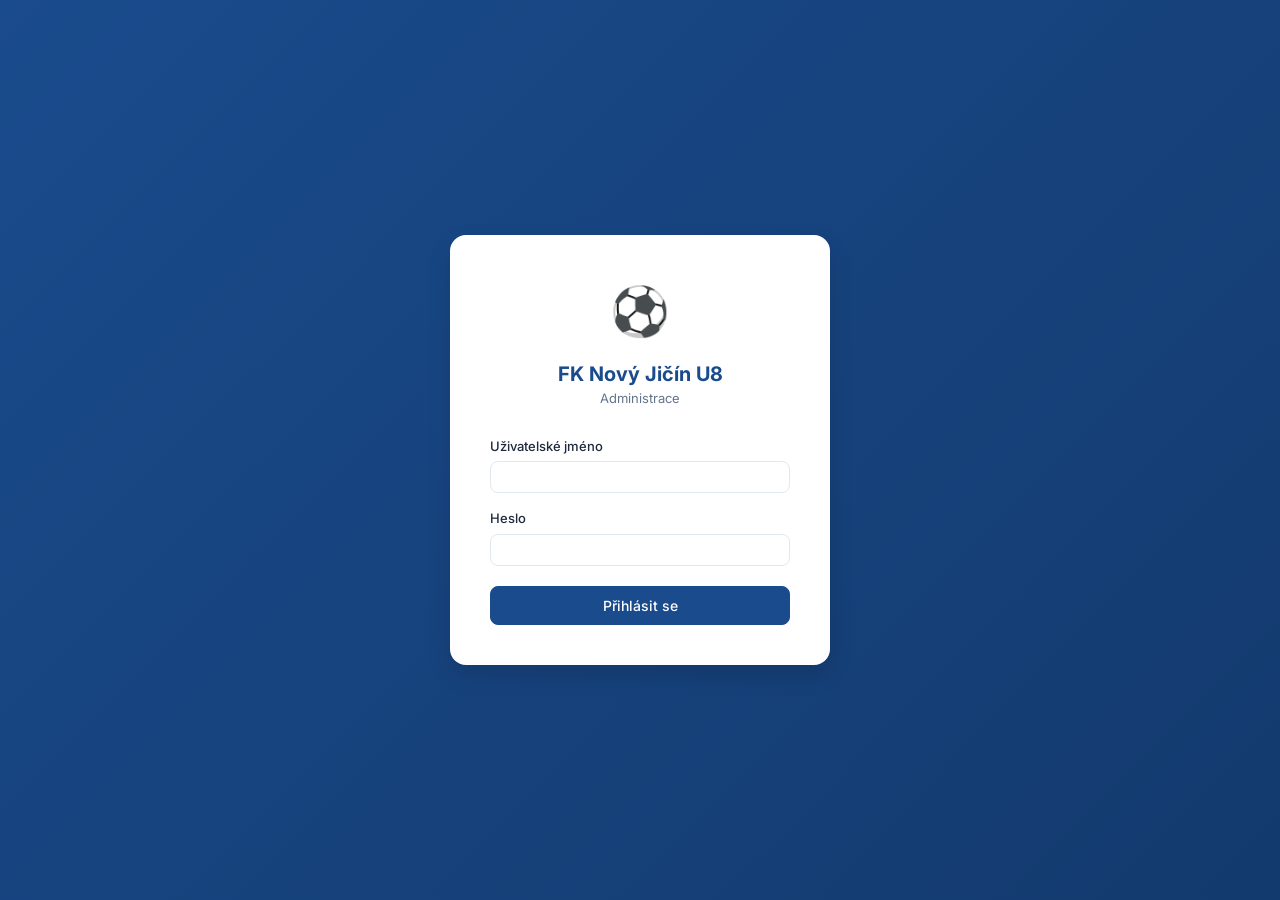
<file: admin.html>
<!DOCTYPE html>
<html lang="cs">
<head>
  <meta charset="UTF-8">
  <meta name="viewport" content="width=device-width, initial-scale=1.0">
  <title>Administrace — FK Nový Jičín U8</title>
  <link rel="preconnect" href="https://fonts.googleapis.com">
  <link rel="preconnect" href="https://fonts.gstatic.com" crossorigin>
  <link href="https://fonts.googleapis.com/css2?family=Inter:wght@400;500;600;700&display=swap" rel="stylesheet">
  <link rel="stylesheet" href="css/admin.css">
  <link rel="icon" href="data:image/svg+xml,<svg xmlns='http://www.w3.org/2000/svg' viewBox='0 0 100 100'><text y='.9em' font-size='90'>⚙️</text></svg>">
</head>
<body>

<!-- ─── LOGIN SCREEN ──────────────────────────────────────────────────── -->
<div id="login-screen" class="login-screen" style="display:none">
  <div class="login-box">
    <div class="login-logo">⚽</div>
    <h1 class="login-title">FK Nový Jičín U8</h1>
    <p class="login-subtitle">Administrace</p>
    <form id="login-form" class="login-form" novalidate>
      <div class="login-field">
        <label for="l-username">Uživatelské jméno</label>
        <input type="text" id="l-username" class="input" autocomplete="username" required>
      </div>
      <div class="login-field">
        <label for="l-password">Heslo</label>
        <input type="password" id="l-password" class="input" autocomplete="current-password" required>
      </div>
      <div id="login-error" class="login-error" style="display:none">Nesprávné přihlašovací údaje.</div>
      <button type="submit" class="btn btn--primary btn--block">Přihlásit se</button>
    </form>
  </div>
</div>

<!-- ─── ADMIN APP ─────────────────────────────────────────────────────── -->
<div id="admin-app" class="admin-app" style="display:none">

  <!-- Sidebar -->
  <aside class="sidebar" id="sidebar">
    <div class="sidebar__brand">
      <span class="sidebar__logo">⚽</span>
      <div>
        <div class="sidebar__title">FK Nový Jičín</div>
        <div class="sidebar__sub">U8 Admin</div>
      </div>
    </div>
    <nav class="sidebar__nav">
      <a href="#trainings" class="sidebar__link" data-section="trainings">
        <span>📅</span> Tréninky
      </a>
      <a href="#exercises" class="sidebar__link" data-section="exercises">
        <span>🏃</span> Cvičení
      </a>
      <a href="#categories" class="sidebar__link" data-section="categories">
        <span>🏷️</span> Kategorie
      </a>
      <a href="#users" class="sidebar__link" data-section="users">
        <span>👤</span> Uživatelé
      </a>
      <a href="#players-admin" class="sidebar__link" data-section="players-admin">
        <span>👥</span> Soupiska
      </a>
      <a href="#testings-admin" class="sidebar__link" data-section="testings-admin">
        <span>📊</span> Testování
      </a>
      <a href="#concept" class="sidebar__link" data-section="concept">
        <span>📋</span> Koncepce
      </a>
      <a href="#appsettings" class="sidebar__link" data-section="appsettings">
        <span>⚙️</span> Nastavení
      </a>
    </nav>
    <div class="sidebar__footer">
      <a href="index.html" class="sidebar__link sidebar__link--back">← Zpět na web</a>
      <button id="btn-logout" class="sidebar__link sidebar__link--logout">Odhlásit se</button>
    </div>
  </aside>

  <!-- Main area -->
  <div class="admin-main">
    <header class="admin-header">
      <button class="sidebar-toggle" id="sidebar-toggle" aria-label="Menu">☰</button>
      <h1 class="admin-header__title" id="admin-page-title">Cvičení</h1>
      <div id="admin-header-actions"></div>
    </header>

    <div class="admin-content" id="admin-content">
      <!-- rendered by JS -->
    </div>
  </div>
</div>

<!-- ─── MODAL ─────────────────────────────────────────────────────────── -->
<div id="modal-overlay" class="modal-overlay" style="display:none" role="dialog" aria-modal="true" aria-labelledby="modal-title">
  <div class="modal" id="modal">
    <div class="modal__header">
      <h2 class="modal__title" id="modal-title"></h2>
      <button class="modal__close" id="modal-close" aria-label="Zavřít">✕</button>
    </div>
    <div class="modal__body" id="modal-body"></div>
  </div>
</div>

<!-- ─── TOAST ─────────────────────────────────────────────────────────── -->
<div id="toast" role="status" aria-live="polite" class="toast"></div>

<script src="js/data.js"></script>
<script src="js/admin.js"></script>
</body>
</html>
</file>
<file: css/admin.css>
/* ─── Admin CSS — FK Nový Jičín U8 ────────────────────────────────────────── */

*, *::before, *::after { box-sizing: border-box; margin: 0; padding: 0; }

:root {
  --primary:      #1a4b8c;
  --primary-dark: #133a6e;
  --primary-light:#e8f0fb;
  --accent:       #e8b800;
  --danger:       #dc2626;
  --danger-light: #fee2e2;
  --success:      #16a34a;
  --text:         #1e293b;
  --text-muted:   #64748b;
  --border:       #e2e8f0;
  --bg:           #f8fafc;
  --bg-white:     #ffffff;
  --sidebar-w:    240px;
  --header-h:     56px;
  --radius:       8px;
  --shadow:       0 1px 3px rgba(0,0,0,.08), 0 1px 2px rgba(0,0,0,.06);
  --shadow-lg:    0 10px 25px rgba(0,0,0,.12);
}

body { font-family: 'Inter', system-ui, sans-serif; font-size: 14px; color: var(--text); background: var(--bg); line-height: 1.5; }

a { color: var(--primary); text-decoration: none; }
a:hover { text-decoration: underline; }

/* ─── Buttons ─────────────────────────────────────────────────────────────── */

.btn {
  display: inline-flex; align-items: center; gap: 6px;
  padding: 7px 14px; border-radius: var(--radius);
  font-size: 13px; font-weight: 500; font-family: inherit;
  cursor: pointer; border: 1.5px solid transparent;
  transition: background .15s, border-color .15s, opacity .15s;
  white-space: nowrap;
}
.btn:disabled { opacity: .5; cursor: not-allowed; }
.btn--primary  { background: var(--primary); color: #fff; border-color: var(--primary); }
.btn--primary:hover { background: var(--primary-dark); border-color: var(--primary-dark); }
.btn--outline  { background: transparent; color: var(--primary); border-color: var(--primary); }
.btn--outline:hover { background: var(--primary-light); }
.btn--danger   { background: var(--danger); color: #fff; border-color: var(--danger); }
.btn--danger:hover { background: #b91c1c; }
.btn--sm       { padding: 4px 10px; font-size: 12px; }
.btn--block    { width: 100%; justify-content: center; }
.btn--icon-only { padding: 4px 8px; }

/* ─── Inputs ──────────────────────────────────────────────────────────────── */

.input {
  display: block; width: 100%;
  padding: 7px 10px; border: 1.5px solid var(--border); border-radius: var(--radius);
  font-size: 13px; font-family: inherit; color: var(--text); background: var(--bg-white);
  transition: border-color .15s, box-shadow .15s;
}
.input:focus { outline: none; border-color: var(--primary); box-shadow: 0 0 0 3px rgba(26,75,140,.12); }
.input--sm { padding: 4px 8px; font-size: 12px; }
select.input { cursor: pointer; }
.textarea { resize: vertical; min-height: 80px; }

/* ─── Badges ──────────────────────────────────────────────────────────────── */

.badge {
  display: inline-block; padding: 2px 8px; border-radius: 20px;
  font-size: 11px; font-weight: 600; letter-spacing: .03em;
  background: var(--primary-light); color: var(--primary);
}
.role-badge {
  display: inline-block; padding: 2px 8px; border-radius: 20px;
  font-size: 11px; background: #f1f5f9; color: var(--text-muted);
}

/* ─── LOGIN SCREEN ────────────────────────────────────────────────────────── */

.login-screen {
  min-height: 100vh; display: flex; align-items: center; justify-content: center;
  background: linear-gradient(135deg, var(--primary) 0%, var(--primary-dark) 100%);
  padding: 20px;
}
.login-box {
  background: var(--bg-white); border-radius: 16px; padding: 40px;
  width: 100%; max-width: 380px; box-shadow: var(--shadow-lg);
  text-align: center;
}
.login-logo { font-size: 48px; margin-bottom: 12px; }
.login-title { font-size: 20px; font-weight: 700; color: var(--primary); }
.login-subtitle { color: var(--text-muted); margin-bottom: 28px; font-size: 13px; }
.login-form { text-align: left; }
.login-field { margin-bottom: 16px; }
.login-field label { display: block; font-size: 13px; font-weight: 500; margin-bottom: 5px; }
.login-error {
  background: var(--danger-light); color: var(--danger); border-radius: var(--radius);
  padding: 8px 12px; margin-bottom: 12px; font-size: 13px;
}
.login-form .btn--primary { margin-top: 4px; padding: 10px; font-size: 14px; }

/* ─── ADMIN LAYOUT ────────────────────────────────────────────────────────── */

.admin-app { display: flex; min-height: 100vh; }

/* Sidebar */
.sidebar {
  width: var(--sidebar-w); background: var(--primary); color: #fff;
  display: flex; flex-direction: column;
  position: fixed; top: 0; left: 0; height: 100vh;
  z-index: 100; transition: transform .25s;
}
.sidebar__brand {
  display: flex; align-items: center; gap: 10px;
  padding: 16px; border-bottom: 1px solid rgba(255,255,255,.12);
}
.sidebar__logo { font-size: 28px; }
.sidebar__title { font-weight: 700; font-size: 15px; }
.sidebar__sub { font-size: 11px; opacity: .7; }
.sidebar__nav { flex: 1; padding: 12px 0; overflow-y: auto; }
.sidebar__link {
  display: flex; align-items: center; gap: 10px;
  padding: 10px 16px; color: rgba(255,255,255,.8); font-size: 14px;
  cursor: pointer; border: none; background: none; width: 100%;
  text-align: left; border-radius: 0; transition: background .15s, color .15s;
  font-family: inherit;
}
.sidebar__link:hover, .sidebar__link--active { background: rgba(255,255,255,.12); color: #fff; text-decoration: none; }
.sidebar__link--active { font-weight: 600; }
.sidebar__link--back { border-top: 1px solid rgba(255,255,255,.12); color: rgba(255,255,255,.6); font-size: 13px; }
.sidebar__link--logout { color: rgba(255,255,255,.5); font-size: 13px; }
.sidebar__footer { padding: 8px 0; border-top: 1px solid rgba(255,255,255,.12); }

/* Main */
.admin-main {
  flex: 1; margin-left: var(--sidebar-w);
  display: flex; flex-direction: column; min-height: 100vh;
}
.admin-header {
  height: var(--header-h); background: var(--bg-white); border-bottom: 1px solid var(--border);
  display: flex; align-items: center; gap: 12px; padding: 0 20px;
  position: sticky; top: 0; z-index: 50; box-shadow: var(--shadow);
}
.sidebar-toggle { display: none; background: none; border: none; font-size: 20px; cursor: pointer; padding: 4px 8px; }
.admin-header__title { font-size: 18px; font-weight: 700; flex: 1; }
.admin-content { padding: 20px; flex: 1; }

/* ─── TOOLBAR ─────────────────────────────────────────────────────────────── */

.toolbar {
  display: flex; gap: 10px; margin-bottom: 16px; flex-wrap: wrap;
}
.toolbar .input { max-width: 240px; }

/* ─── DATA TABLE ──────────────────────────────────────────────────────────── */

.table-wrap { overflow-x: auto; border-radius: var(--radius); box-shadow: var(--shadow); }
.data-table {
  width: 100%; border-collapse: collapse; background: var(--bg-white);
  font-size: 13px;
}
.data-table thead th {
  background: #f1f5f9; padding: 10px 12px; text-align: left;
  font-size: 11px; font-weight: 600; text-transform: uppercase;
  letter-spacing: .05em; color: var(--text-muted); border-bottom: 1px solid var(--border);
}
.data-table tbody tr { border-bottom: 1px solid var(--border); transition: background .1s; }
.data-table tbody tr:last-child { border-bottom: none; }
.data-table tbody tr:hover { background: #f8fafc; }
.data-table td { padding: 10px 12px; vertical-align: middle; }
.td-actions { display: flex; gap: 6px; }
.td-name { font-weight: 500; }
.td-note { color: var(--text-muted); max-width: 200px; white-space: nowrap; overflow: hidden; text-overflow: ellipsis; }

.thumb { width: 44px; height: 44px; object-fit: cover; border-radius: 6px; display: block; }
.thumb-placeholder { display: flex; align-items: center; justify-content: center; width: 44px; height: 44px; background: #f1f5f9; border-radius: 6px; font-size: 20px; }

/* ─── CATEGORY GRID ───────────────────────────────────────────────────────── */

.cat-grid { display: grid; grid-template-columns: repeat(auto-fill, minmax(240px, 1fr)); gap: 12px; }
.cat-card {
  background: var(--bg-white); border-radius: var(--radius); box-shadow: var(--shadow);
  overflow: hidden; display: flex; align-items: center; gap: 12px; padding: 12px;
}
.cat-card__color { width: 6px; height: 48px; border-radius: 3px; flex-shrink: 0; }
.cat-card__info { flex: 1; display: flex; flex-direction: column; gap: 4px; }
.cat-slug { font-size: 11px; color: var(--text-muted); background: #f1f5f9; padding: 1px 6px; border-radius: 4px; }
.cat-card__actions { display: flex; gap: 6px; flex-shrink: 0; }

/* ─── EXPORT SECTION ──────────────────────────────────────────────────────── */

.export-section { display: grid; grid-template-columns: repeat(auto-fill, minmax(300px, 1fr)); gap: 16px; }
.export-card {
  background: var(--bg-white); border-radius: var(--radius); box-shadow: var(--shadow);
  padding: 20px; display: flex; flex-direction: column; gap: 12px;
}
.export-card h2 { font-size: 15px; font-weight: 600; }
.export-card p { color: var(--text-muted); font-size: 13px; line-height: 1.6; }
.export-card code { background: #f1f5f9; padding: 1px 5px; border-radius: 4px; font-size: 12px; }
.export-card--warn { border-top: 3px solid var(--accent); }
.export-card--danger { border-top: 3px solid var(--danger); }
.import-grid { display: grid; grid-template-columns: 1fr 1fr; gap: 8px; }
.import-grid label { display: flex; flex-direction: column; gap: 4px; font-size: 12px; font-weight: 500; color: var(--text-muted); }
.status-msg { padding: 8px 12px; border-radius: var(--radius); font-size: 13px; }
.status-msg--success { background: #dcfce7; color: var(--success); }
.status-msg--error   { background: var(--danger-light); color: var(--danger); }

/* ─── MODAL ───────────────────────────────────────────────────────────────── */

.modal-overlay {
  position: fixed; inset: 0; background: rgba(0,0,0,.45);
  z-index: 200; display: flex; align-items: flex-start; justify-content: center;
  padding: 40px 16px; overflow-y: auto;
}
.modal {
  background: var(--bg-white); border-radius: 12px; box-shadow: var(--shadow-lg);
  width: 100%; max-width: 680px; margin: auto;
}
.modal__header {
  display: flex; align-items: center; justify-content: space-between;
  padding: 16px 20px; border-bottom: 1px solid var(--border);
}
.modal__title { font-size: 16px; font-weight: 700; }
.modal__close { background: none; border: none; font-size: 18px; cursor: pointer; color: var(--text-muted); padding: 4px 8px; border-radius: 6px; }
.modal__close:hover { background: #f1f5f9; }
.modal__body { padding: 20px; }

/* ─── FORM HELPERS ────────────────────────────────────────────────────────── */

.modal-form { display: flex; flex-direction: column; gap: 14px; }
.form-row { display: flex; gap: 12px; flex-wrap: wrap; }
.form-field { display: flex; flex-direction: column; gap: 4px; }
.form-field--grow { flex: 1; min-width: 140px; }
.form-label { font-size: 12px; font-weight: 600; color: var(--text-muted); text-transform: uppercase; letter-spacing: .04em; }
.req { color: var(--danger); }
.hint { font-size: 11px; color: var(--text-muted); margin-top: 2px; }
.modal-actions { display: flex; justify-content: flex-end; gap: 8px; padding-top: 8px; border-top: 1px solid var(--border); margin-top: 6px; }

.form-details { border: 1px solid var(--border); border-radius: var(--radius); overflow: hidden; }
.form-details summary { padding: 10px 14px; cursor: pointer; font-weight: 600; font-size: 13px; background: #f8fafc; user-select: none; }
.form-details summary:hover { background: #f1f5f9; }
.form-details > .form-row, .form-details > .form-field { padding: 14px; }
.form-details[open] summary { border-bottom: 1px solid var(--border); }
.form-details > *:not(summary) { padding: 14px; }

/* Image */
.image-tabs { display: flex; gap: 0; margin-bottom: 6px; border: 1.5px solid var(--border); border-radius: var(--radius); overflow: hidden; width: fit-content; }
.img-tab { padding: 5px 14px; font-size: 12px; font-weight: 500; background: var(--bg-white); border: none; cursor: pointer; color: var(--text-muted); font-family: inherit; }
.img-tab:hover { background: #f1f5f9; }
.img-tab--active { background: var(--primary); color: #fff; }
.img-tab-panel { display: flex; flex-direction: column; gap: 6px; }
.img-preview-wrap { position: relative; width: fit-content; margin-top: 8px; }
.img-preview-wrap img { max-width: 100%; max-height: 200px; border-radius: var(--radius); border: 1px solid var(--border); display: block; }
.btn--icon-only.btn--danger { position: absolute; top: 4px; right: 4px; padding: 2px 6px; font-size: 11px; }

/* Video */
.video-preview-wrap { margin-top: 8px; }
.video-wrapper { position: relative; padding-bottom: 56.25%; height: 0; overflow: hidden; border-radius: var(--radius); background: #000; }
.video-wrapper iframe { position: absolute; top: 0; left: 0; width: 100%; height: 100%; }

/* Color picker */
.color-picker-row { display: flex; align-items: center; gap: 10px; }
.color-input { width: 48px; height: 36px; padding: 2px; border: 1.5px solid var(--border); border-radius: var(--radius); cursor: pointer; background: none; }
.color-preview { width: 36px; height: 36px; border-radius: var(--radius); border: 1px solid var(--border); }

/* ─── TOAST ───────────────────────────────────────────────────────────────── */

.toast {
  position: fixed; bottom: 20px; left: 50%; transform: translateX(-50%) translateY(100px);
  background: #1e293b; color: #fff; padding: 10px 20px; border-radius: 8px;
  font-size: 13px; font-weight: 500; z-index: 999; box-shadow: var(--shadow-lg);
  transition: transform .3s ease, opacity .3s ease; opacity: 0; pointer-events: none;
  white-space: nowrap;
}
.toast--visible { transform: translateX(-50%) translateY(0); opacity: 1; }
.toast--error   { background: var(--danger); }
.toast--info    { background: var(--primary); }

/* ─── EMPTY STATE ─────────────────────────────────────────────────────────── */

.empty-state {
  text-align: center; padding: 48px 20px; color: var(--text-muted);
  background: var(--bg-white); border-radius: var(--radius); box-shadow: var(--shadow);
}
.empty-state p { font-size: 15px; }

/* ─── RESPONSIVE ──────────────────────────────────────────────────────────── */

@media (max-width: 768px) {
  .sidebar { transform: translateX(-100%); }
  .sidebar--open { transform: translateX(0); box-shadow: var(--shadow-lg); }
  .sidebar-toggle { display: flex; }
  .admin-main { margin-left: 0; }
  .td-actions { flex-direction: column; }
  .export-section { grid-template-columns: 1fr; }
  .import-grid { grid-template-columns: 1fr; }
  .modal-overlay { padding: 0; align-items: flex-end; }
  .modal { border-radius: 12px 12px 0 0; max-width: 100%; }
}

/* ─── Concept editor ──────────────────────────────────────────────────────── */
.concept-months-admin { display: flex; flex-direction: column; gap: 16px; margin-bottom: 12px; }
.concept-month-row {
  border: 1.5px solid var(--border); border-radius: var(--radius);
  padding: 14px; display: flex; flex-direction: column; gap: 10px;
}
.concept-month-row__header { display: flex; align-items: flex-start; gap: 8px; }
.concept-month-row__num { font-weight: 700; color: var(--text-muted); font-size: 15px; padding-top: 28px; min-width: 20px; }

/* ─── Classification rules editor ────────────────────────────────────────── */
.rules-list { display: flex; flex-direction: column; gap: 8px; margin-bottom: 10px; }
.rule-row {
  display: flex; align-items: center; gap: 8px; flex-wrap: wrap;
  background: var(--bg); border: 1.5px solid var(--border);
  border-radius: var(--radius); padding: 8px 10px;
}
.rule-row__if, .rule-row__then { font-size: 12px; color: var(--text-muted); white-space: nowrap; }
.rule-keyword { max-width: 160px; }
.rule-type    { max-width: 160px; }

/* ─── Markdown toolbar ───────────────────────────────────────────────────── */
.md-toolbar { display:flex; gap:4px; margin-bottom:4px; flex-wrap:wrap; }
.md-toolbar button { padding:3px 9px; font-size:12px; border:1.5px solid var(--border); border-radius:4px; background:var(--bg-white); cursor:pointer; font-family:inherit; color:var(--text); }
.md-toolbar button:hover { background:var(--bg); }
.md-preview { border:1.5px solid var(--border); border-radius:var(--radius); padding:10px 12px; min-height:80px; font-size:13px; line-height:1.6; background:var(--bg-white); }
.md-preview p { margin:0 0 .4em; }
.md-preview ul, .md-preview ol { padding-left:1.4em; margin:.2em 0; }
.md-preview strong { font-weight:700; }
.md-preview hr { border:none; border-top:1px solid var(--border); margin:.5em 0; }

/* ─── Training composer ──────────────────────────────────────────────────── */
.comp-topbar { display:flex; align-items:center; gap:12px; margin-bottom:1.5rem; flex-wrap:wrap; }
.comp-topbar__title { flex:1; font-size:17px; font-weight:700; }
.comp-header-form { display:grid; grid-template-columns:repeat(auto-fill,minmax(150px,1fr)); gap:10px; margin-bottom:16px; padding:16px; background:var(--bg-white); border:1.5px solid var(--border); border-radius:var(--radius); }
.comp-dur-display { margin-top:6px; font-size:15px; }
.comp-phase { border:1.5px solid var(--border); border-radius:var(--radius); margin-bottom:10px; overflow:hidden; }
.comp-phase summary { padding:10px 14px; cursor:pointer; font-weight:600; display:flex; align-items:center; gap:8px; background:var(--bg); list-style:none; }
.comp-phase summary::-webkit-details-marker { display:none; }
.comp-phase[open] summary { border-bottom:1px solid var(--border); }
.comp-phase-time { font-size:13px; font-weight:700; color:var(--primary); }
.comp-phase-sugg { font-size:11px; color:var(--text-muted); font-weight:400; }
.comp-phase-body { padding:12px; }
.comp-phase-list { list-style:none; padding:0; display:flex; flex-direction:column; gap:8px; margin-bottom:10px; }
.comp-ex-item { display:flex; align-items:center; gap:6px; background:var(--bg-white); border:1px solid var(--border); border-radius:6px; padding:8px 10px; flex-wrap:wrap; }
.comp-ex-item__handle { cursor:grab; color:var(--text-muted); font-size:16px; }
.comp-ex-item__name { flex:1; font-weight:500; font-size:13px; min-width:100px; }
.comp-ex-item__dur { display:flex; align-items:center; gap:4px; font-size:13px; }
.comp-ex-item__dur input { width:52px; }
.comp-ex-item__notes { min-width:140px; flex:1; font-size:12px; }
.comp-picker { border:1.5px solid var(--border); border-radius:var(--radius); padding:14px; margin-top:12px; background:var(--bg); }
.comp-picker__filters { display:flex; gap:8px; margin-bottom:12px; flex-wrap:wrap; }
.comp-picker__grid { display:grid; grid-template-columns:repeat(auto-fill,minmax(170px,1fr)); gap:10px; max-height:340px; overflow-y:auto; }
.comp-pick-card { background:var(--bg-white); border:1.5px solid var(--border); border-radius:var(--radius); padding:10px; cursor:pointer; transition:border-color .15s; }
.comp-pick-card:hover { border-color:var(--primary); background:var(--primary-light); }
.comp-pick-card__thumb { width:100%; height:72px; object-fit:cover; border-radius:4px; margin-bottom:6px; }
.comp-pick-card__thumb--empty { background:#f1f5f9; display:flex; align-items:center; justify-content:center; font-size:22px; }
.comp-pick-card__name { font-size:12px; font-weight:600; margin-bottom:4px; }
.comp-pick-card__dur { font-size:11px; color:var(--text-muted); margin-top:4px; }

/* ─── Test history ───────────────────────────────────────────────────────── */
.test-history { width:100%; border-collapse:collapse; font-size:13px; margin-bottom:1.5rem; }
.test-history th { background:#f1f5f9; padding:8px 10px; text-align:left; font-size:11px; text-transform:uppercase; letter-spacing:.04em; color:var(--text-muted); border-bottom:1.5px solid var(--border); }
.test-history td { padding:8px 10px; border-bottom:1px solid var(--border); vertical-align:middle; }
.best-val { font-weight:700; color:var(--primary); }
.td-attempts { font-size:12px; }
.attempt-list { display:flex; flex-wrap:wrap; gap:6px; align-items:center; margin-bottom:4px; }
.attempt-list input { width:80px; }
.attempt-best-hint { font-size:12px; color:var(--primary); font-weight:600; min-height:18px; }

/* ─── Testing event editor ───────────────────────────────────────────────── */
.tevt-test { margin-bottom: 1.25rem; }
.tevt-test-header { display: flex; align-items: flex-start; justify-content: space-between; gap: 12px; margin-bottom: 12px; flex-wrap: wrap; }
.tevt-test-config { display: flex; align-items: center; gap: 10px; flex-wrap: wrap; flex: 1; }
.tevt-testname { flex: 1; min-width: 200px; }
.tevt-results-wrap { overflow-x: auto; }
.tevt-results-table { width: 100%; border-collapse: collapse; font-size: 13px; }
.tevt-results-table th { background: #f1f5f9; padding: 6px 10px; text-align: left; font-size: 11px; text-transform: uppercase; letter-spacing: .04em; color: var(--text-muted); border-bottom: 1.5px solid var(--border); white-space: nowrap; }
.tevt-results-table td { padding: 6px 8px; border-bottom: 1px solid var(--border); vertical-align: middle; }
.tevt-player-col { min-width: 160px; }
.tevt-addcol { width: 100px; }
.tevt-player-name { font-size: 13px; white-space: nowrap; }
.tevt-num { display: inline-block; width: 24px; height: 24px; border-radius: 50%; background: var(--primary); color: #fff; font-size: 11px; font-weight: 700; text-align: center; line-height: 24px; margin-right: 4px; }
.tevt-val { width: 72px; }
.tevt-attempt-th { min-width: 80px; }
</file>
